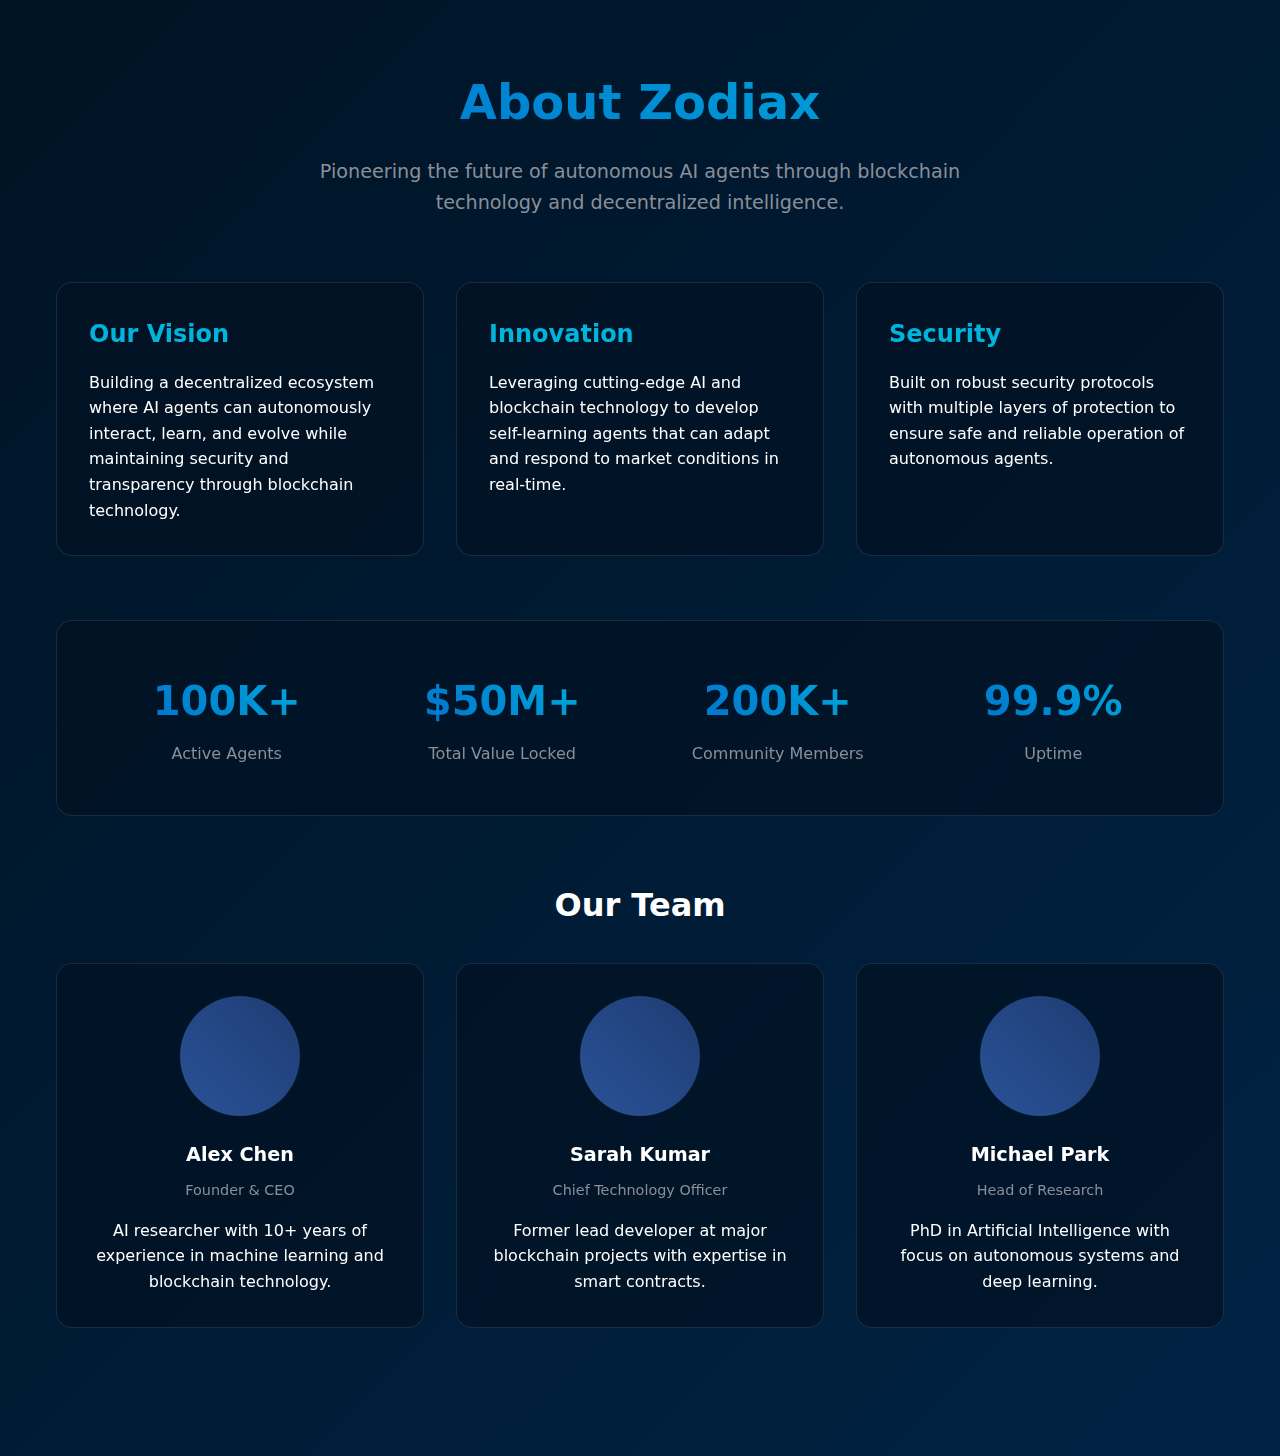
<file: About.html>
<!DOCTYPE html>
<html lang="en">
<head>
    <meta charset="UTF-8">
    <meta name="viewport" content="width=device-width, initial-scale=1.0">
    <title>About - Zodiax</title>
    <style>
        :root {
            --bg-gradient-start: #001324;
            --bg-gradient-end: #002344;
            --text-color: #fff;
            --text-secondary: #8a8f98;
            --border-color: rgba(255, 255, 255, 0.1);
            --card-bg: rgba(1, 17, 34, 0.7);
        }

        [data-theme="light"] {
            --bg-gradient-start: #f0f2f5;
            --bg-gradient-end: #ffffff;
            --text-color: #1a1a1a;
            --text-secondary: #666666;
            --border-color: rgba(0, 0, 0, 0.1);
            --card-bg: rgba(255, 255, 255, 0.7);
        }

        * {
            margin: 0;
            padding: 0;
            box-sizing: border-box;
            font-family: system-ui, -apple-system, sans-serif;
        }

        body {
            background: linear-gradient(135deg, var(--bg-gradient-start) 0%, var(--bg-gradient-end) 100%);
            color: var(--text-color);
            min-height: 100vh;
            transition: background 0.3s ease;
            line-height: 1.6;
        }

        .container {
            max-width: 1200px;
            margin: 0 auto;
            padding: 4rem 1rem;
        }

        .hero {
            text-align: center;
            margin-bottom: 4rem;
        }

        .hero h1 {
            font-size: 3rem;
            margin-bottom: 1rem;
            background: linear-gradient(45deg, #0066cc, #00b4db);
            -webkit-background-clip: text;
            -webkit-text-fill-color: transparent;
        }

        .hero p {
            color: var(--text-secondary);
            font-size: 1.2rem;
            max-width: 700px;
            margin: 0 auto;
        }

        .section {
            margin-bottom: 4rem;
        }

        .card-grid {
            display: grid;
            grid-template-columns: repeat(auto-fit, minmax(300px, 1fr));
            gap: 2rem;
            margin-top: 2rem;
        }

        .card {
            background: var(--card-bg);
            border-radius: 16px;
            padding: 2rem;
            backdrop-filter: blur(10px);
            border: 1px solid var(--border-color);
            transition: transform 0.3s ease;
        }

        .card:hover {
            transform: translateY(-5px);
        }

        .card h3 {
            font-size: 1.5rem;
            margin-bottom: 1rem;
            color: #00b4db;
        }

        .stats {
            background: var(--card-bg);
            border-radius: 16px;
            padding: 3rem;
            backdrop-filter: blur(10px);
            border: 1px solid var(--border-color);
            margin-bottom: 4rem;
        }

        .stats-grid {
            display: grid;
            grid-template-columns: repeat(auto-fit, minmax(200px, 1fr));
            gap: 2rem;
            text-align: center;
        }

        .stat-item h4 {
            font-size: 2.5rem;
            margin-bottom: 0.5rem;
            background: linear-gradient(45deg, #0066cc, #00b4db);
            -webkit-background-clip: text;
            -webkit-text-fill-color: transparent;
        }

        .stat-item p {
            color: var(--text-secondary);
        }

        .team-grid {
            display: grid;
            grid-template-columns: repeat(auto-fit, minmax(250px, 1fr));
            gap: 2rem;
        }

        .team-member {
            text-align: center;
            background: var(--card-bg);
            border-radius: 16px;
            padding: 2rem;
            backdrop-filter: blur(10px);
            border: 1px solid var(--border-color);
        }

        .member-avatar {
            width: 120px;
            height: 120px;
            border-radius: 50%;
            margin: 0 auto 1.5rem;
            background: linear-gradient(45deg, #2a5298, #1e3c72);
        }

        .member-name {
            font-size: 1.2rem;
            margin-bottom: 0.5rem;
        }

        .member-role {
            color: var(--text-secondary);
            margin-bottom: 1rem;
            font-size: 0.9rem;
        }

        .section-title {
            text-align: center;
            font-size: 2rem;
            margin-bottom: 2rem;
        }

        @media (max-width: 768px) {
            .container {
                padding: 2rem 1rem;
            }

            .hero h1 {
                font-size: 2rem;
            }

            .hero p {
                font-size: 1rem;
            }

            .stats {
                padding: 2rem 1rem;
            }

            .stat-item h4 {
                font-size: 2rem;
            }
        }
    </style>
</head>
<body>
    <div class="container">
        <section class="hero">
            <h1>About Zodiax</h1>
            <p>Pioneering the future of autonomous AI agents through blockchain technology and decentralized intelligence.</p>
        </section>

        <section class="section">
            <div class="card-grid">
                <div class="card">
                    <h3>Our Vision</h3>
                    <p>Building a decentralized ecosystem where AI agents can autonomously interact, learn, and evolve while maintaining security and transparency through blockchain technology.</p>
                </div>
                <div class="card">
                    <h3>Innovation</h3>
                    <p>Leveraging cutting-edge AI and blockchain technology to develop self-learning agents that can adapt and respond to market conditions in real-time.</p>
                </div>
                <div class="card">
                    <h3>Security</h3>
                    <p>Built on robust security protocols with multiple layers of protection to ensure safe and reliable operation of autonomous agents.</p>
                </div>
            </div>
        </section>

        <section class="stats">
            <div class="stats-grid">
                <div class="stat-item">
                    <h4>100K+</h4>
                    <p>Active Agents</p>
                </div>
                <div class="stat-item">
                    <h4>$50M+</h4>
                    <p>Total Value Locked</p>
                </div>
                <div class="stat-item">
                    <h4>200K+</h4>
                    <p>Community Members</p>
                </div>
                <div class="stat-item">
                    <h4>99.9%</h4>
                    <p>Uptime</p>
                </div>
            </div>
        </section>

        <section class="section">
            <h2 class="section-title">Our Team</h2>
            <div class="team-grid">
                <div class="team-member">
                    <div class="member-avatar"></div>
                    <h3 class="member-name">Alex Chen</h3>
                    <p class="member-role">Founder & CEO</p>
                    <p>AI researcher with 10+ years of experience in machine learning and blockchain technology.</p>
                </div>
                <div class="team-member">
                    <div class="member-avatar"></div>
                    <h3 class="member-name">Sarah Kumar</h3>
                    <p class="member-role">Chief Technology Officer</p>
                    <p>Former lead developer at major blockchain projects with expertise in smart contracts.</p>
                </div>
                <div class="team-member">
                    <div class="member-avatar"></div>
                    <h3 class="member-name">Michael Park</h3>
                    <p class="member-role">Head of Research</p>
                    <p>PhD in Artificial Intelligence with focus on autonomous systems and deep learning.</p>
                </div>
            </div>
        </section>
    </div>

    <script>
        // Initialize theme from localStorage on page load
        function initializeTheme() {
            const savedTheme = localStorage.getItem('theme');
            if (savedTheme === 'light') {
                document.documentElement.setAttribute('data-theme', 'light');
            }
        }

        // Run initialization when page loads
        document.addEventListener('DOMContentLoaded', initializeTheme);

        // Listen for theme changes in localStorage
        window.addEventListener('storage', (e) => {
            if (e.key === 'theme') {
                if (e.newValue === 'light') {
                    document.documentElement.setAttribute('data-theme', 'light');
                } else {
                    document.documentElement.removeAttribute('data-theme');
                }
            }
        });
    </script>
</body>
</html>
</file>
